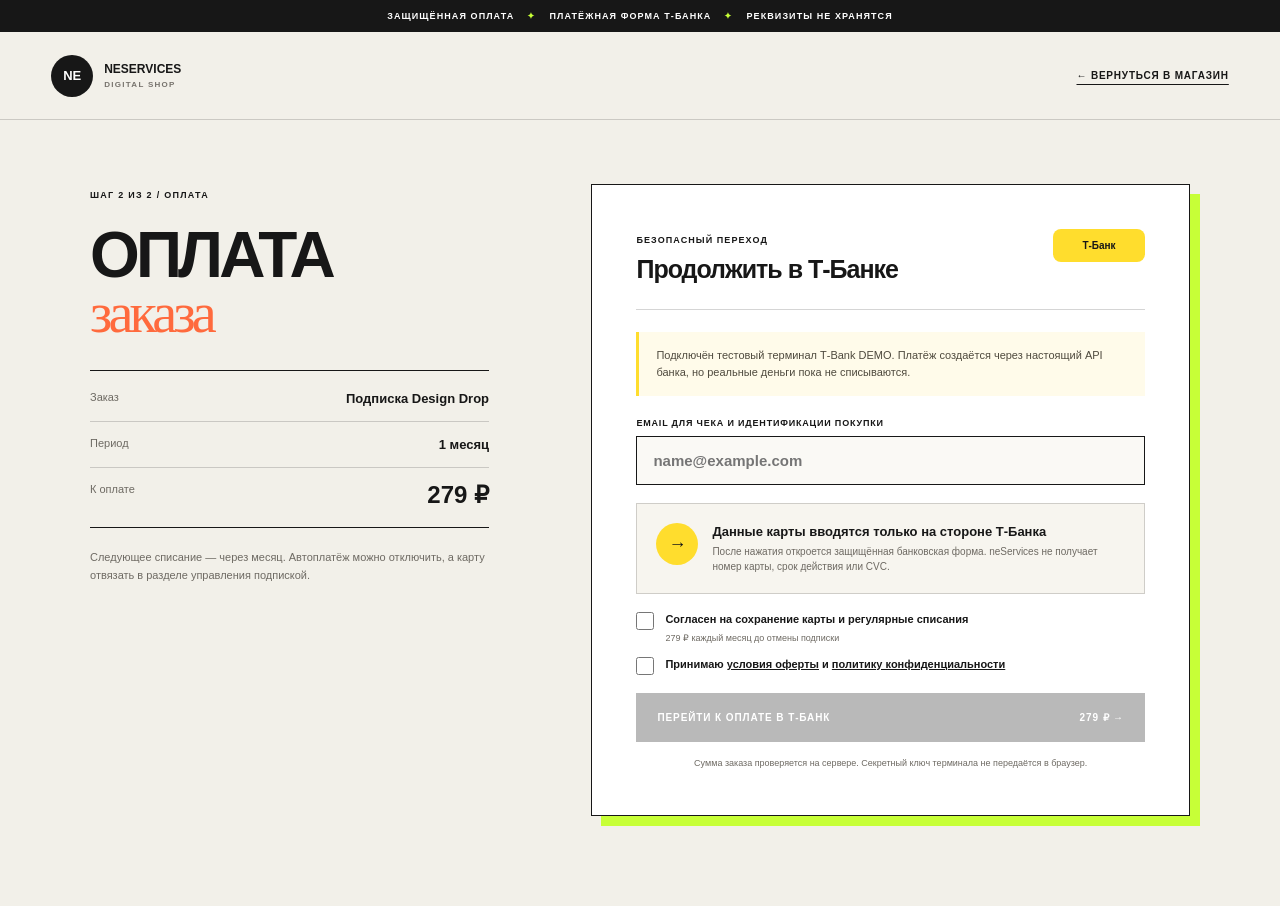
<file: checkout.html>
<!doctype html>
<html lang="ru">
  <head>
    <meta charset="UTF-8" />
    <meta name="viewport" content="width=device-width, initial-scale=1" />
    <link rel="icon" type="image/svg+xml" href="favicon.svg" />
    <meta
      name="description"
      content="Безопасная оплата заказа neServices через платёжную форму Т‑Банка."
    />
    <meta name="theme-color" content="#f2f0e9" />
    <title>Оплата заказа — neServices</title>
    <style>
      :root {
        font-family:
          -apple-system, BlinkMacSystemFont, "Segoe UI", Arial, sans-serif;
        color: #171717;
        background: #f2f0e9;
        --ink: #171717;
        --paper: #f2f0e9;
        --lime: #c7ff37;
        --yellow: #ffdd2d;
        --orange: #ff6a3d;
        --line: rgba(23, 23, 23, 0.18);
        --muted: #6e6a63;
      }
      * {
        box-sizing: border-box;
      }
      body {
        margin: 0;
        min-width: 320px;
        min-height: 100vh;
        background: var(--paper);
      }
      button,
      input {
        font: inherit;
      }
      button {
        cursor: pointer;
      }
      a {
        color: inherit;
      }
      .topline {
        min-height: 32px;
        padding: 8px 18px;
        display: flex;
        align-items: center;
        justify-content: center;
        gap: 13px;
        background: var(--ink);
        color: #fff;
        font-size: 9px;
        font-weight: 900;
        letter-spacing: 0.12em;
        text-transform: uppercase;
      }
      .topline b {
        color: var(--lime);
      }
      .header {
        height: 88px;
        padding: 0 clamp(20px, 4vw, 64px);
        display: flex;
        align-items: center;
        justify-content: space-between;
        border-bottom: 1px solid var(--line);
      }
      .brand {
        display: flex;
        align-items: center;
        gap: 11px;
        text-decoration: none;
        font-size: 12px;
        font-weight: 900;
        text-transform: uppercase;
      }
      .brand b {
        width: 42px;
        height: 42px;
        border-radius: 50%;
        display: grid;
        place-items: center;
        background: var(--ink);
        color: #fff;
        font:
          900 13px/1 "Arial Black",
          Arial,
          sans-serif;
      }
      .brand small {
        display: block;
        margin-top: 4px;
        color: #77736d;
        font-size: 8px;
        letter-spacing: 0.16em;
      }
      .back {
        font-size: 10px;
        font-weight: 900;
        letter-spacing: 0.08em;
        text-transform: uppercase;
        text-underline-offset: 5px;
      }
      .layout {
        width: min(1100px, calc(100% - 40px));
        margin: 0 auto;
        padding: 64px 0 90px;
        display: grid;
        grid-template-columns: 0.8fr 1.2fr;
        gap: clamp(42px, 8vw, 105px);
        align-items: start;
      }
      .summary {
        position: sticky;
        top: 30px;
      }
      .step {
        font-size: 9px;
        font-weight: 900;
        letter-spacing: 0.14em;
        text-transform: uppercase;
      }
      .summary h1 {
        margin: 24px 0 29px;
        font:
          900 clamp(45px, 5vw, 72px)/0.92 "Arial Black",
          Arial,
          sans-serif;
        letter-spacing: -0.06em;
        text-transform: uppercase;
      }
      .summary h1 em {
        display: block;
        color: var(--orange);
        font:
          400 0.88em/1 Georgia,
          serif;
        text-transform: lowercase;
      }
      .order {
        border-top: 1px solid var(--ink);
        border-bottom: 1px solid var(--ink);
        padding: 20px 0;
      }
      .order-line {
        display: flex;
        justify-content: space-between;
        gap: 20px;
      }
      .order-line + .order-line {
        margin-top: 15px;
        padding-top: 15px;
        border-top: 1px solid var(--line);
      }
      .order-line span {
        color: var(--muted);
        font-size: 11px;
      }
      .order-line strong {
        text-align: right;
        font-size: 13px;
      }
      .order-line.total strong {
        font:
          900 24px/1 "Arial Black",
          Arial,
          sans-serif;
      }
      .summary-note {
        color: var(--muted);
        font-size: 11px;
        line-height: 1.65;
        margin-top: 20px;
      }
      .panel {
        border: 1px solid var(--ink);
        padding: clamp(27px, 4vw, 44px);
        background: #fff;
        box-shadow: 10px 10px 0 var(--lime);
      }
      .panel-head {
        display: flex;
        justify-content: space-between;
        align-items: flex-start;
        gap: 20px;
        padding-bottom: 25px;
        border-bottom: 1px solid var(--line);
      }
      .panel-head span {
        font-size: 9px;
        font-weight: 900;
        letter-spacing: 0.12em;
        text-transform: uppercase;
      }
      .panel-head h2 {
        margin: 8px 0 0;
        font-size: 25px;
        letter-spacing: -0.04em;
      }
      .bank-badge {
        min-width: 92px;
        padding: 11px 12px;
        border-radius: 8px;
        background: var(--yellow);
        text-align: center;
        font-size: 10px;
        font-weight: 900;
        white-space: nowrap;
      }
      .test-note {
        margin: 22px 0;
        padding: 15px 17px;
        border-left: 3px solid var(--yellow);
        background: #fffbea;
        color: #4f4a3e;
        font-size: 11px;
        line-height: 1.55;
      }
      .checkout-form {
        display: grid;
        gap: 18px;
      }
      .field {
        display: flex;
        flex-direction: column;
        gap: 8px;
        font-size: 9px;
        font-weight: 900;
        letter-spacing: 0.09em;
        text-transform: uppercase;
      }
      .field input {
        border: 1px solid var(--ink);
        border-radius: 0;
        padding: 15px 16px;
        outline: 0;
        background: #faf9f5;
        font-size: 15px;
        text-transform: none;
      }
      .field input:focus {
        box-shadow: 0 0 0 3px var(--lime);
      }
      .bank-route {
        padding: 19px;
        display: grid;
        grid-template-columns: 42px 1fr;
        gap: 14px;
        border: 1px solid var(--line);
        background: #f7f5ef;
      }
      .bank-route b:first-child {
        width: 42px;
        height: 42px;
        border-radius: 50%;
        display: grid;
        place-items: center;
        background: var(--yellow);
        font-size: 18px;
      }
      .bank-route strong {
        display: block;
        margin: 1px 0 5px;
        font-size: 13px;
      }
      .bank-route p {
        margin: 0;
        color: var(--muted);
        font-size: 10px;
        line-height: 1.5;
      }
      .options {
        display: grid;
        gap: 12px;
      }
      .check {
        display: flex;
        align-items: flex-start;
        gap: 11px;
        cursor: pointer;
        font-size: 11px;
        font-weight: 700;
        line-height: 1.45;
      }
      .check input {
        width: 18px;
        height: 18px;
        margin: 0;
        flex: 0 0 auto;
        accent-color: var(--ink);
      }
      .check small {
        display: block;
        margin-top: 4px;
        color: var(--muted);
        font-size: 9px;
        font-weight: 500;
      }
      .pay-button {
        width: 100%;
        border: 1px solid var(--ink);
        padding: 18px 20px;
        display: flex;
        justify-content: space-between;
        align-items: center;
        background: var(--ink);
        color: #fff;
        font-size: 10px;
        font-weight: 900;
        letter-spacing: 0.09em;
        text-transform: uppercase;
      }
      .pay-button:disabled {
        cursor: not-allowed;
        opacity: 0.3;
      }
      .error {
        display: none;
        margin: 0;
        padding: 13px 15px;
        border-left: 3px solid #ba2c1d;
        background: #fff0ed;
        color: #8f2116;
        font-size: 10px;
        font-weight: 700;
        line-height: 1.5;
      }
      .error.is-visible {
        display: block;
      }
      .safety {
        margin: -3px 0 0;
        color: var(--muted);
        text-align: center;
        font-size: 9px;
        line-height: 1.55;
      }
      @media (max-width: 800px) {
        .layout {
          grid-template-columns: 1fr;
          padding-top: 44px;
        }
        .summary {
          position: static;
        }
        .summary h1 {
          font-size: 49px;
        }
        .panel {
          box-shadow: 6px 6px 0 var(--lime);
        }
      }
      @media (max-width: 480px) {
        .topline {
          gap: 7px;
          font-size: 7px;
        }
        .header {
          height: 74px;
        }
        .brand span {
          display: none;
        }
        .back {
          font-size: 8px;
        }
        .layout {
          width: min(100% - 28px, 1100px);
          padding-bottom: 60px;
        }
        .panel {
          padding: 22px;
        }
        .panel-head {
          align-items: flex-start;
          flex-direction: column-reverse;
        }
      }
    </style>
  </head>
  <body>
    <div class="topline">
      Защищённая оплата <b>✦</b> Платёжная форма Т‑Банка <b>✦</b>
      Реквизиты не хранятся
    </div>
    <header class="header">
      <a class="brand" href="./"
        ><b>ne</b><span>neServices<small>digital shop</small></span></a
      >
      <a class="back" href="./">← Вернуться в магазин</a>
    </header>

    <main class="layout">
      <aside class="summary">
        <span class="step" id="step-label">Шаг 2 из 2 / Оплата</span>
        <h1 id="page-title">Оплата<br /><em>заказа</em></h1>
        <div class="order">
          <div class="order-line">
            <span>Заказ</span><strong id="order-title">Design Drop</strong>
          </div>
          <div class="order-line">
            <span>Период</span><strong id="order-period">1 месяц</strong>
          </div>
          <div class="order-line total">
            <span>К оплате</span><strong id="order-amount">279 ₽</strong>
          </div>
        </div>
        <p class="summary-note" id="renewal-note">
          Следующее списание — через месяц. Автоплатёж можно отключить, а карту
          отвязать в разделе управления подпиской.
        </p>
      </aside>

      <section class="panel" aria-labelledby="payment-title">
        <div class="panel-head">
          <div>
            <span>Безопасный переход</span>
            <h2 id="payment-title">Продолжить в Т‑Банке</h2>
          </div>
          <b class="bank-badge">Т‑Банк</b>
        </div>
        <p class="test-note">
          Подключён тестовый терминал T‑Bank DEMO. Платёж создаётся через
          настоящий API банка, но реальные деньги пока не списываются.
        </p>
        <form class="checkout-form" id="checkout-form" novalidate>
          <label class="field">
            Email для чека и идентификации покупки
            <input
              id="email"
              type="email"
              autocomplete="email"
              maxlength="254"
              placeholder="name@example.com"
              required
            />
          </label>
          <div class="bank-route">
            <b>→</b>
            <div>
              <strong>Данные карты вводятся только на стороне Т‑Банка</strong>
              <p>
                После нажатия откроется защищённая банковская форма. neServices
                не получает номер карты, срок действия или CVC.
              </p>
            </div>
          </div>
          <div class="options">
            <label class="check" id="recurring-option">
              <input id="recurring-consent" type="checkbox" />
              <span
                >Согласен на сохранение карты и регулярные списания
                <small id="recurring-copy"
                  >279 ₽ каждый месяц до отмены подписки</small
                ></span
              >
            </label>
            <label class="check">
              <input id="terms-consent" type="checkbox" />
              <span
                >Принимаю <a href="offer.html">условия оферты</a> и
                <a href="privacy.html">политику конфиденциальности</a></span
              >
            </label>
          </div>
          <p class="error" id="error" role="alert"></p>
          <button class="pay-button" id="pay-button" type="submit" disabled>
            <span id="button-label">Перейти к оплате в Т‑Банк</span>
            <strong id="button-amount">279 ₽ →</strong>
          </button>
          <p class="safety">
            Сумма заказа проверяется на сервере. Секретный ключ терминала не
            передаётся в браузер.
          </p>
        </form>
      </section>
    </main>

    <script>
      const params = new URLSearchParams(window.location.search);
      const mode = params.get("mode");
      const plan = params.get("plan") || "month";
      const isBinding = mode === "bind";
      const isCart = params.get("type") === "cart";
      const money = (value) =>
        `${new Intl.NumberFormat("ru-RU").format(value)} ₽`;

      let storedOrder = {};
      if (isCart) {
        try {
          storedOrder = JSON.parse(
            localStorage.getItem("neservices-checkout-order") ||
              localStorage.getItem("tovmasiani-checkout-order") ||
              "{}",
          );
        } catch {
          storedOrder = {};
        }
      }

      const getProductIds = () => {
        if (Array.isArray(storedOrder.productIds) && storedOrder.productIds.length > 0) {
          return storedOrder.productIds;
        }
        if (typeof storedOrder.productId === "string" && storedOrder.productId) {
          return [storedOrder.productId];
        }
        return ["brand-check"];
      };

      const order = isBinding
        ? {
            type: "bind",
            title: "Привязка новой карты",
            period: "Проверочный платёж",
            amount: 1,
          }
        : isCart
          ? {
              type: "cart",
              title: storedOrder.title || "Цифровые товары",
              period: "Разовая покупка",
              amount: Number(storedOrder.amount) || 279,
              productIds: getProductIds(),
            }
          : {
              type: "subscription",
              title: "Подписка Design Drop",
              period: plan === "year" ? "12 месяцев" : "1 месяц",
              amount: plan === "year" ? 1790 : 279,
              plan,
            };

      const email = document.querySelector("#email");
      const recurringOption = document.querySelector("#recurring-option");
      const recurringConsent = document.querySelector("#recurring-consent");
      const termsConsent = document.querySelector("#terms-consent");
      const form = document.querySelector("#checkout-form");
      const payButton = document.querySelector("#pay-button");
      const buttonLabel = document.querySelector("#button-label");
      const errorBox = document.querySelector("#error");

      document.querySelector("#order-title").textContent = order.title;
      document.querySelector("#order-period").textContent = order.period;
      document.querySelector("#order-amount").textContent = money(order.amount);
      document.querySelector("#button-amount").textContent =
        `${money(order.amount)} →`;
      email.value = storedOrder.email || "";

      if (isBinding) {
        document.querySelector("#step-label").textContent =
          "Способ оплаты / Новая карта";
        document.querySelector("#page-title").innerHTML =
          "Привязка<br><em>карты</em>";
        document.querySelector("#payment-title").textContent =
          "Привязать карту в Т‑Банке";
        document.querySelector("#renewal-note").textContent =
          "Т‑Банк проведёт проверочную операцию на 1 ₽ в тестовом режиме и сохранит карту для автоплатежей.";
        document.querySelector("#recurring-copy").textContent =
          "Использовать новую карту для автоплатежей Design Drop";
      } else if (isCart) {
        recurringOption.hidden = true;
        document.querySelector("#renewal-note").textContent =
          "Разовый платёж за выбранные цифровые товары через защищённую форму Т‑Банка.";
      } else if (plan === "year") {
        document.querySelector("#recurring-copy").textContent =
          "1 790 ₽ один раз в год до отмены подписки";
      }

      const isEmailValid = () =>
        /^[^\s@]+@[^\s@]+\.[^\s@]+$/.test(email.value.trim());
      const isReady = () =>
        isEmailValid() &&
        termsConsent.checked &&
        (recurringOption.hidden || recurringConsent.checked) &&
        (!isCart || (order.productIds && order.productIds.length > 0));
      const update = () => {
        payButton.disabled = !isReady();
        errorBox.classList.remove("is-visible");
      };
      [email, recurringConsent, termsConsent].forEach((element) =>
        element.addEventListener("input", update),
      );

      form.addEventListener("submit", async (event) => {
        event.preventDefault();
        if (!isReady()) return;
        payButton.disabled = true;
        buttonLabel.textContent = "Создаём платёж…";
        errorBox.classList.remove("is-visible");

        const apiUrl = window.location.hostname.endsWith("github.io")
          ? "https://store.tovmasiani.ru/api/tbank/init"
          : "/api/tbank/init";

        try {
          const response = await fetch(apiUrl, {
            method: "POST",
            headers: { "content-type": "application/json" },
            body: JSON.stringify({
              type: order.type,
              plan: order.plan,
              productIds: order.productIds,
              email: email.value.trim(),
            }),
          });
          const result = await response.json();
          if (!response.ok || !result.paymentUrl) {
            throw new Error(result.error || "Не удалось создать платёж");
          }
          window.location.assign(result.paymentUrl);
        } catch (error) {
          errorBox.textContent =
            error.message ||
            "Не удалось связаться с банком. Попробуйте ещё раз.";
          errorBox.classList.add("is-visible");
          payButton.disabled = false;
          buttonLabel.textContent = "Перейти к оплате в Т‑Банк";
        }
      });
      update();
    </script>
  </body>
</html>
</file>
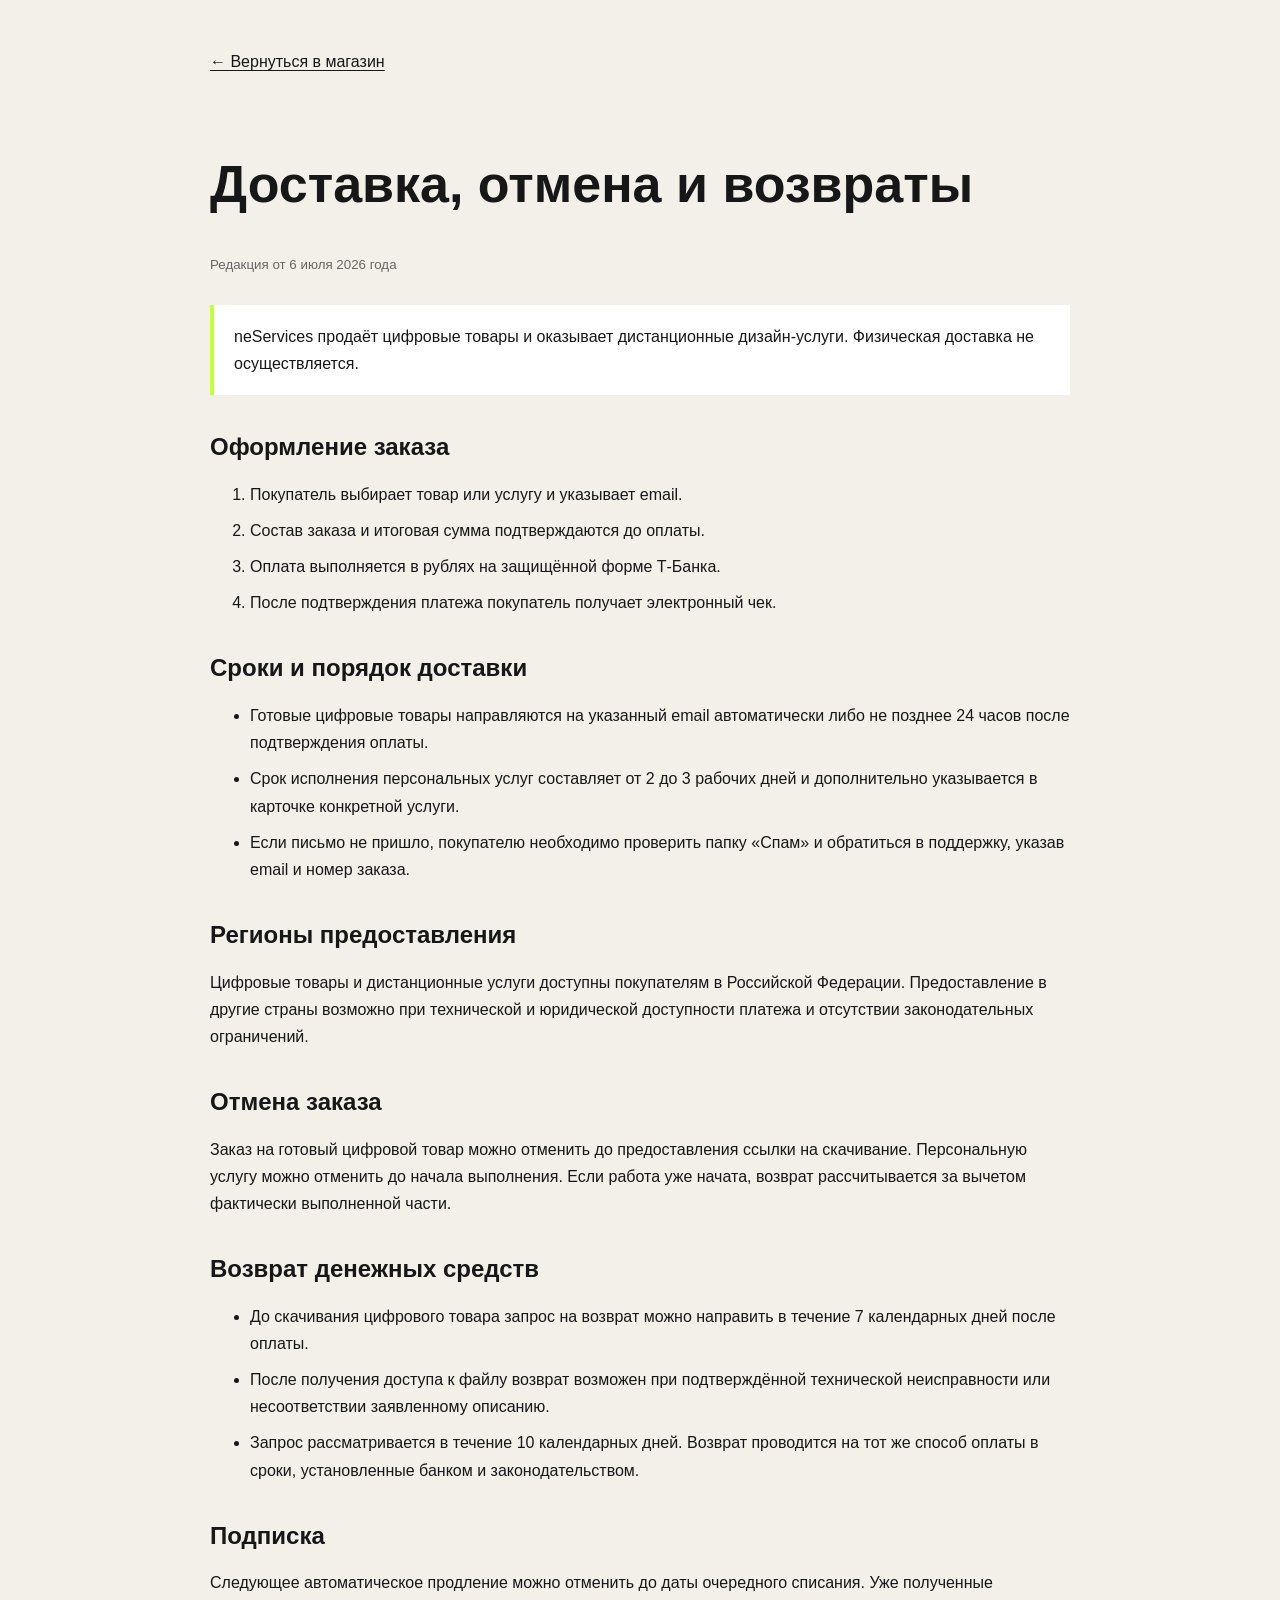
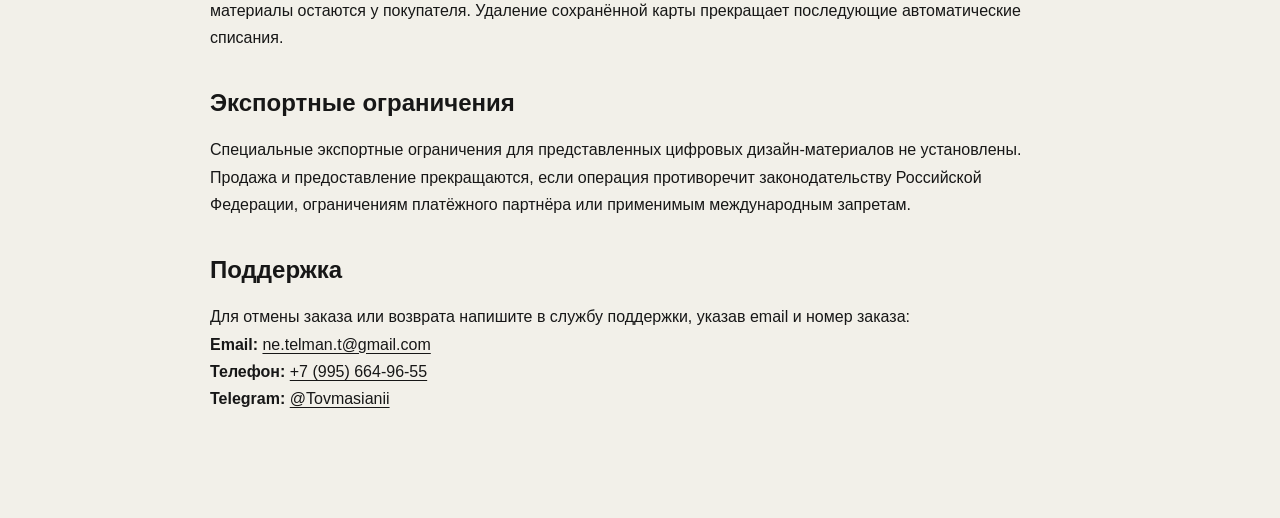
<file: delivery.html>
<!doctype html>
<html lang="ru">
  <head>
    <meta charset="UTF-8" />
    <meta name="viewport" content="width=device-width,initial-scale=1" />
    <link rel="icon" type="image/svg+xml" href="favicon.svg" />
    <title>Доставка, отмена и возвраты — neServices</title>
    <style>
      body {
        max-width: 860px;
        margin: 0 auto;
        padding: 48px 24px 90px;
        background: #f2f0e9;
        color: #171717;
        font:
          16px/1.7 Arial,
          sans-serif;
      }
      h1,
      h2 {
        line-height: 1.15;
      }
      h1 {
        font-size: clamp(36px, 7vw, 52px);
      }
      h2 {
        margin-top: 38px;
      }
      a {
        color: inherit;
        text-underline-offset: 3px;
      }
      .back {
        display: inline-block;
        margin-bottom: 45px;
      }
      small {
        color: #666;
      }
      .notice {
        margin: 28px 0;
        padding: 18px 20px;
        border-left: 4px solid #c7ff37;
        background: #fff;
      }
      li {
        margin: 9px 0;
      }
    </style>
  </head>
  <body>
    <a class="back" href="./">← Вернуться в магазин</a>
    <h1>Доставка, отмена и возвраты</h1>
    <small>Редакция от 6 июля 2026 года</small>
    <p class="notice">
      neServices продаёт цифровые товары и оказывает дистанционные
      дизайн-услуги. Физическая доставка не осуществляется.
    </p>
    <h2>Оформление заказа</h2>
    <ol>
      <li>Покупатель выбирает товар или услугу и указывает email.</li>
      <li>Состав заказа и итоговая сумма подтверждаются до оплаты.</li>
      <li>Оплата выполняется в рублях на защищённой форме Т‑Банка.</li>
      <li>После подтверждения платежа покупатель получает электронный чек.</li>
    </ol>
    <h2>Сроки и порядок доставки</h2>
    <ul>
      <li>
        Готовые цифровые товары направляются на указанный email автоматически
        либо не позднее 24 часов после подтверждения оплаты.
      </li>
      <li>
        Срок исполнения персональных услуг составляет от 2 до 3 рабочих дней и
        дополнительно указывается в карточке конкретной услуги.
      </li>
      <li>
        Если письмо не пришло, покупателю необходимо проверить папку «Спам» и
        обратиться в поддержку, указав email и номер заказа.
      </li>
    </ul>
    <h2>Регионы предоставления</h2>
    <p>
      Цифровые товары и дистанционные услуги доступны покупателям в Российской
      Федерации. Предоставление в другие страны возможно при технической и
      юридической доступности платежа и отсутствии законодательных ограничений.
    </p>
    <h2>Отмена заказа</h2>
    <p>
      Заказ на готовый цифровой товар можно отменить до предоставления ссылки на
      скачивание. Персональную услугу можно отменить до начала выполнения. Если
      работа уже начата, возврат рассчитывается за вычетом фактически
      выполненной части.
    </p>
    <h2>Возврат денежных средств</h2>
    <ul>
      <li>
        До скачивания цифрового товара запрос на возврат можно направить в
        течение 7 календарных дней после оплаты.
      </li>
      <li>
        После получения доступа к файлу возврат возможен при подтверждённой
        технической неисправности или несоответствии заявленному описанию.
      </li>
      <li>
        Запрос рассматривается в течение 10 календарных дней. Возврат проводится
        на тот же способ оплаты в сроки, установленные банком и
        законодательством.
      </li>
    </ul>
    <h2>Подписка</h2>
    <p>
      Следующее автоматическое продление можно отменить до даты очередного
      списания. Уже полученные материалы остаются у покупателя. Удаление
      сохранённой карты прекращает последующие автоматические списания.
    </p>
    <h2>Экспортные ограничения</h2>
    <p>
      Специальные экспортные ограничения для представленных цифровых
      дизайн-материалов не установлены. Продажа и предоставление прекращаются,
      если операция противоречит законодательству Российской Федерации,
      ограничениям платёжного партнёра или применимым международным запретам.
    </p>
    <h2>Поддержка</h2>
    <p>
      Для отмены заказа или возврата напишите в службу поддержки, указав email и номер заказа:<br />
      <strong>Email:</strong> <a href="mailto:ne.telman.t@gmail.com">ne.telman.t@gmail.com</a><br />
      <strong>Телефон:</strong> <a href="tel:+79956649655">+7 (995) 664-96-55</a><br />
      <strong>Telegram:</strong> <a href="https://t.me/Tovmasianii">@Tovmasianii</a>
    </p>
  </body>
</html>
</file>
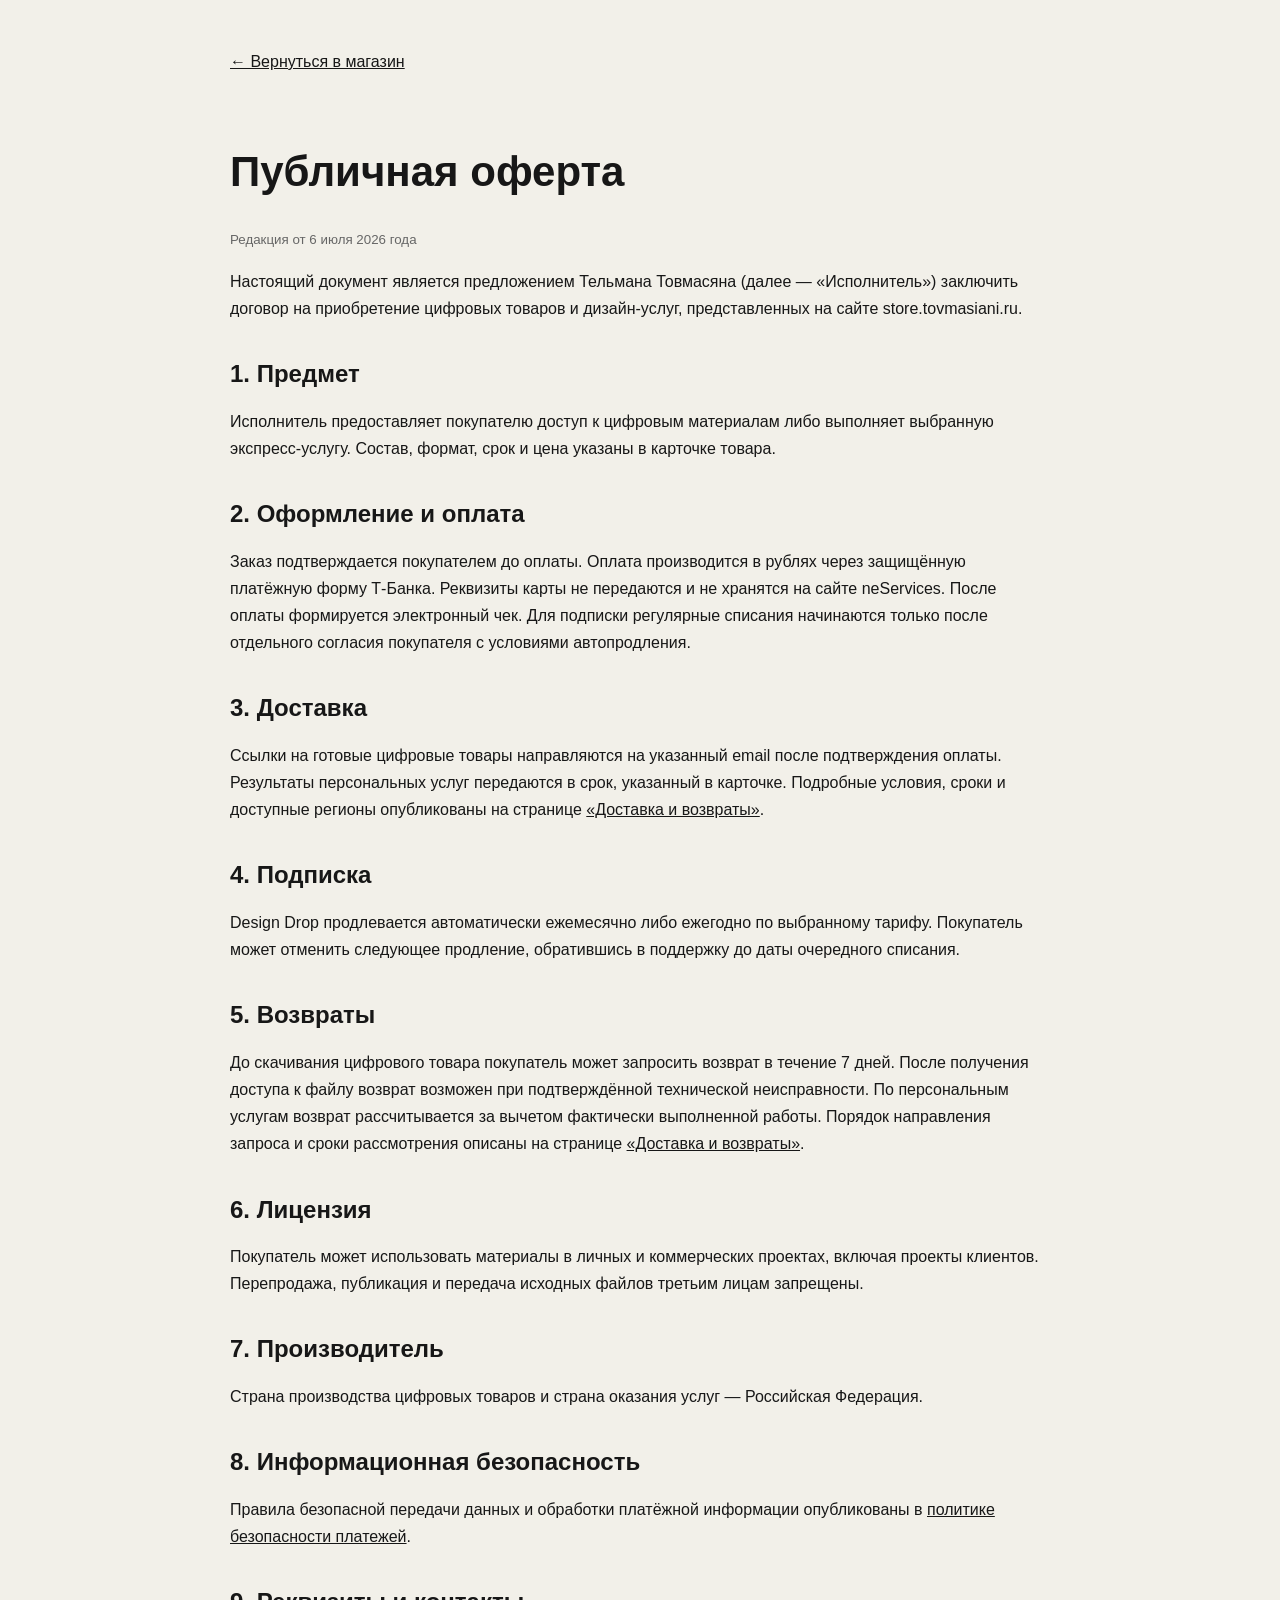
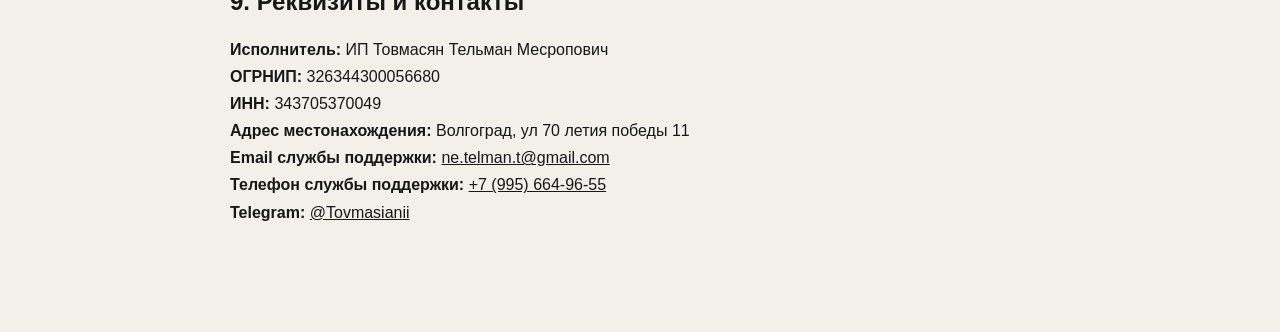
<file: offer.html>
<!doctype html>
<html lang="ru">
  <head>
    <meta charset="UTF-8" />
    <meta name="viewport" content="width=device-width,initial-scale=1" />
    <title>Публичная оферта — neServices</title>
    <style>
      body {
        max-width: 820px;
        margin: 0 auto;
        padding: 48px 24px 90px;
        background: #f2f0e9;
        color: #171717;
        font:
          16px/1.7 Arial,
          sans-serif;
      }
      h1,
      h2 {
        line-height: 1.15;
      }
      h1 {
        font-size: 42px;
      }
      h2 {
        margin-top: 38px;
      }
      a {
        color: inherit;
      }
      .back {
        display: inline-block;
        margin-bottom: 45px;
      }
      small {
        color: #666;
      }
    </style>
  </head>
  <body>
    <a class="back" href="./">← Вернуться в магазин</a>
    <h1>Публичная оферта</h1>
    <small>Редакция от 6 июля 2026 года</small>
    <p>
      Настоящий документ является предложением Тельмана Товмасяна (далее —
      «Исполнитель») заключить договор на приобретение цифровых товаров и
      дизайн-услуг, представленных на сайте store.tovmasiani.ru.
    </p>
    <h2>1. Предмет</h2>
    <p>
      Исполнитель предоставляет покупателю доступ к цифровым материалам либо
      выполняет выбранную экспресс-услугу. Состав, формат, срок и цена указаны в
      карточке товара.
    </p>
    <h2>2. Оформление и оплата</h2>
    <p>
      Заказ подтверждается покупателем до оплаты. Оплата производится в рублях
      через защищённую платёжную форму Т‑Банка. Реквизиты карты не передаются и
      не хранятся на сайте neServices. После оплаты формируется электронный чек.
      Для подписки регулярные списания начинаются только после отдельного
      согласия покупателя с условиями автопродления.
    </p>
    <h2>3. Доставка</h2>
    <p>
      Ссылки на готовые цифровые товары направляются на указанный email после
      подтверждения оплаты. Результаты персональных услуг передаются в срок,
      указанный в карточке. Подробные условия, сроки и доступные регионы
      опубликованы на странице
      <a href="delivery.html">«Доставка и возвраты»</a>.
    </p>
    <h2>4. Подписка</h2>
    <p>
      Design Drop продлевается автоматически ежемесячно либо ежегодно по
      выбранному тарифу. Покупатель может отменить следующее продление,
      обратившись в поддержку до даты очередного списания.
    </p>
    <h2>5. Возвраты</h2>
    <p>
      До скачивания цифрового товара покупатель может запросить возврат в
      течение 7 дней. После получения доступа к файлу возврат возможен при
      подтверждённой технической неисправности. По персональным услугам возврат
      рассчитывается за вычетом фактически выполненной работы. Порядок
      направления запроса и сроки рассмотрения описаны на странице
      <a href="delivery.html">«Доставка и возвраты»</a>.
    </p>
    <h2>6. Лицензия</h2>
    <p>
      Покупатель может использовать материалы в личных и коммерческих проектах,
      включая проекты клиентов. Перепродажа, публикация и передача исходных
      файлов третьим лицам запрещены.
    </p>
    <h2>7. Производитель</h2>
    <p>
      Страна производства цифровых товаров и страна оказания услуг — Российская
      Федерация.
    </p>
    <h2>8. Информационная безопасность</h2>
    <p>
      Правила безопасной передачи данных и обработки платёжной информации
      опубликованы в <a href="security.html">политике безопасности платежей</a>.
    </p>
    <h2>9. Реквизиты и контакты</h2>
    <p>
      <strong>Исполнитель:</strong> ИП Товмасян Тельман Месропович<br />
      <strong>ОГРНИП:</strong> 326344300056680<br />
      <strong>ИНН:</strong> 343705370049<br />
      <strong>Адрес местонахождения:</strong> Волгоград, ул 70 летия победы 11<br />
      <strong>Email службы поддержки:</strong> <a href="mailto:ne.telman.t@gmail.com">ne.telman.t@gmail.com</a><br />
      <strong>Телефон службы поддержки:</strong> <a href="tel:+79956649655">+7 (995) 664-96-55</a><br />
      <strong>Telegram:</strong> <a href="https://t.me/Tovmasianii">@Tovmasianii</a>
    </p>
  </body>
</html>
</file>
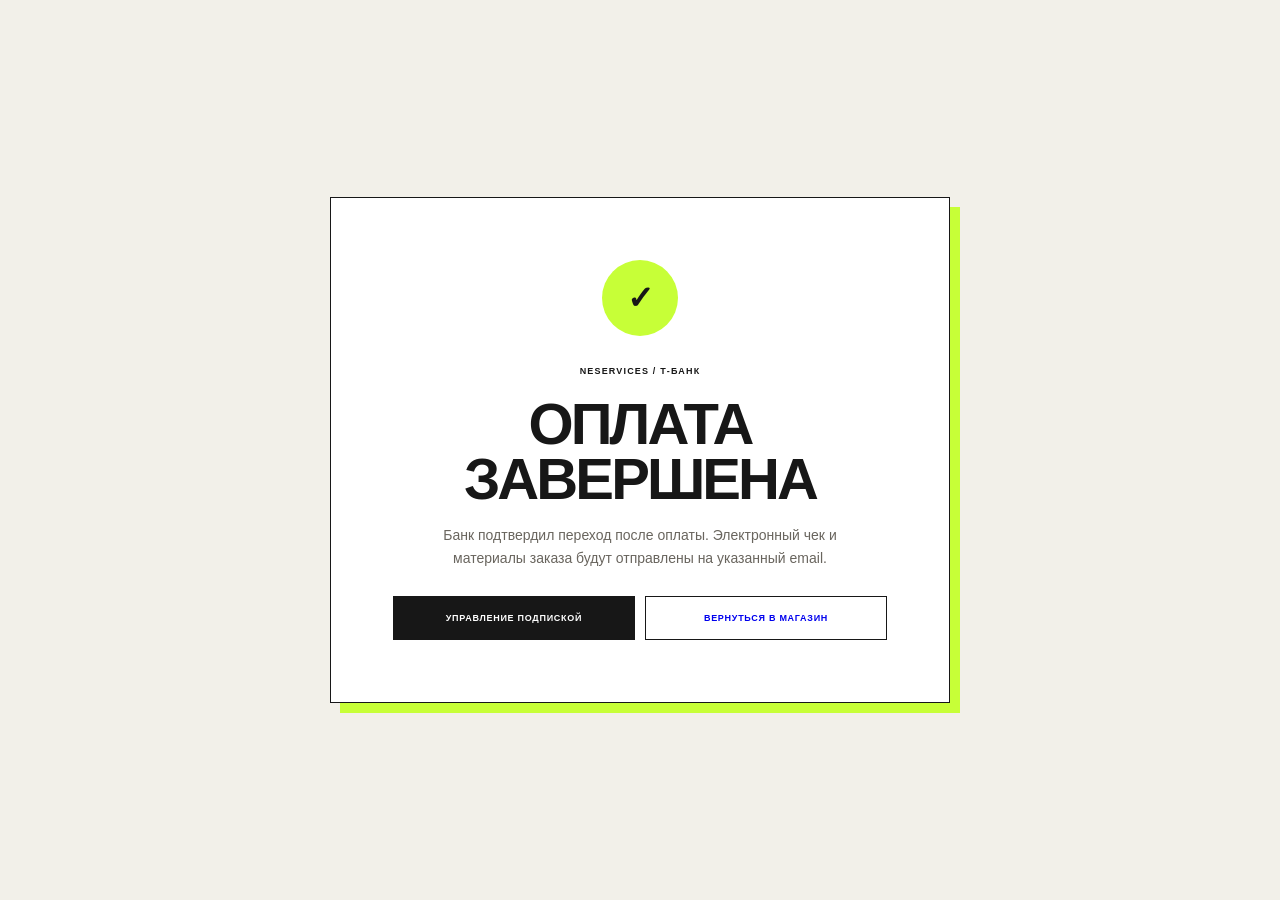
<file: payment-result.html>
<!doctype html>
<html lang="ru">
  <head>
    <meta charset="UTF-8" />
    <meta name="viewport" content="width=device-width, initial-scale=1" />
    <link rel="icon" type="image/svg+xml" href="favicon.svg" />
    <meta name="theme-color" content="#f2f0e9" />
    <title>Результат оплаты — neServices</title>
    <style>
      :root {
        font-family:
          -apple-system, BlinkMacSystemFont, "Segoe UI", Arial, sans-serif;
        color: #171717;
        background: #f2f0e9;
        --ink: #171717;
        --lime: #c7ff37;
        --orange: #ff6a3d;
      }
      * {
        box-sizing: border-box;
      }
      body {
        margin: 0;
        min-width: 320px;
        min-height: 100vh;
        display: grid;
        place-items: center;
        padding: 24px;
        background: #f2f0e9;
      }
      .card {
        width: min(620px, 100%);
        padding: clamp(30px, 6vw, 62px);
        border: 1px solid var(--ink);
        background: #fff;
        box-shadow: 10px 10px 0 var(--lime);
        text-align: center;
      }
      .icon {
        width: 76px;
        height: 76px;
        margin: 0 auto 24px;
        border-radius: 50%;
        display: grid;
        place-items: center;
        background: var(--lime);
        font-size: 32px;
        font-weight: 900;
      }
      .icon.fail {
        background: #ffd9d1;
        color: #9c2114;
      }
      .eyebrow {
        font-size: 9px;
        font-weight: 900;
        letter-spacing: 0.13em;
        text-transform: uppercase;
      }
      h1 {
        margin: 18px 0;
        font:
          900 clamp(36px, 7vw, 58px)/0.95 "Arial Black",
          Arial,
          sans-serif;
        letter-spacing: -0.05em;
        text-transform: uppercase;
      }
      p {
        max-width: 460px;
        margin: 0 auto 26px;
        color: #69655e;
        font-size: 14px;
        line-height: 1.65;
      }
      .order {
        display: block;
        margin-bottom: 25px;
        color: #77736c;
        font-size: 10px;
      }
      .actions {
        display: grid;
        grid-template-columns: 1fr 1fr;
        gap: 10px;
      }
      .actions a {
        padding: 16px;
        border: 1px solid var(--ink);
        text-decoration: none;
        font-size: 9px;
        font-weight: 900;
        letter-spacing: 0.08em;
        text-transform: uppercase;
      }
      .actions a:first-child {
        background: var(--ink);
        color: #fff;
      }
      @media (max-width: 520px) {
        .actions {
          grid-template-columns: 1fr;
        }
        .card {
          box-shadow: 6px 6px 0 var(--lime);
        }
      }
    </style>
  </head>
  <body>
    <main class="card">
      <div class="icon" id="icon">✓</div>
      <span class="eyebrow">neServices / T‑Банк</span>
      <h1 id="title">Оплата завершена</h1>
      <p id="copy">
        Банк подтвердил переход после оплаты. Электронный чек и материалы заказа
        будут отправлены на указанный email.
      </p>
      <span class="order" id="order"></span>
      <div class="actions">
        <a href="subscription.html">Управление подпиской</a>
        <a href="./">Вернуться в магазин</a>
      </div>
    </main>
    <script>
      const params = new URLSearchParams(window.location.search);
      const failed = params.get("status") === "fail";
      const order = params.get("order");
      if (failed) {
        document.querySelector("#icon").textContent = "!";
        document.querySelector("#icon").classList.add("fail");
        document.querySelector("#title").textContent = "Оплата не прошла";
        document.querySelector("#copy").textContent =
          "Банк не подтвердил платёж. Деньги не списаны. Вернитесь в магазин и попробуйте ещё раз или выберите другой способ оплаты.";
      }
      if (order) {
        document.querySelector("#order").textContent = `Заказ: ${order}`;
      }
    </script>
  </body>
</html>
</file>
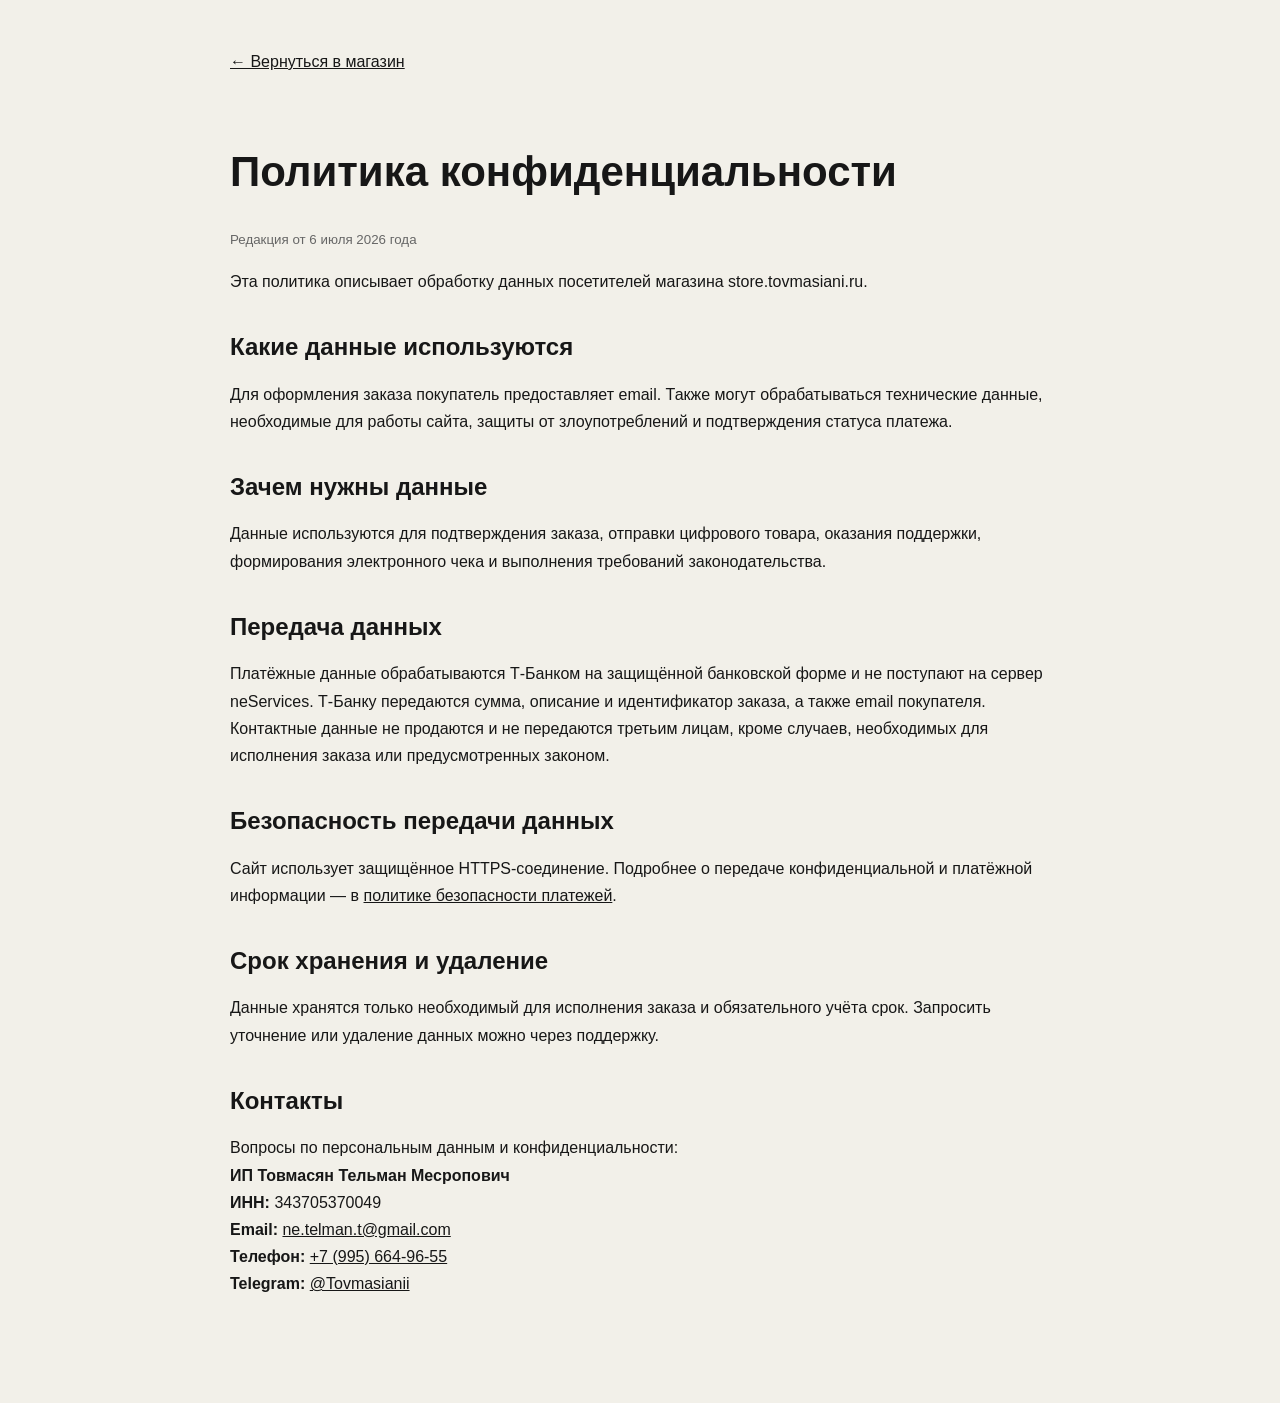
<file: privacy.html>
<!doctype html>
<html lang="ru">
  <head>
    <meta charset="UTF-8" />
    <meta name="viewport" content="width=device-width,initial-scale=1" />
    <title>Политика конфиденциальности — neServices</title>
    <style>
      body {
        max-width: 820px;
        margin: 0 auto;
        padding: 48px 24px 90px;
        background: #f2f0e9;
        color: #171717;
        font:
          16px/1.7 Arial,
          sans-serif;
      }
      h1,
      h2 {
        line-height: 1.15;
      }
      h1 {
        font-size: 42px;
      }
      h2 {
        margin-top: 38px;
      }
      a {
        color: inherit;
      }
      .back {
        display: inline-block;
        margin-bottom: 45px;
      }
      small {
        color: #666;
      }
    </style>
  </head>
  <body>
    <a class="back" href="./">← Вернуться в магазин</a>
    <h1>Политика конфиденциальности</h1>
    <small>Редакция от 6 июля 2026 года</small>
    <p>
      Эта политика описывает обработку данных посетителей магазина
      store.tovmasiani.ru.
    </p>
    <h2>Какие данные используются</h2>
    <p>
      Для оформления заказа покупатель предоставляет email. Также могут
      обрабатываться технические данные, необходимые для работы сайта, защиты от
      злоупотреблений и подтверждения статуса платежа.
    </p>
    <h2>Зачем нужны данные</h2>
    <p>
      Данные используются для подтверждения заказа, отправки цифрового товара,
      оказания поддержки, формирования электронного чека и выполнения требований
      законодательства.
    </p>
    <h2>Передача данных</h2>
    <p>
      Платёжные данные обрабатываются Т‑Банком на защищённой банковской форме и
      не поступают на сервер neServices. Т‑Банку передаются сумма, описание и
      идентификатор заказа, а также email покупателя. Контактные данные не
      продаются и не передаются третьим лицам, кроме случаев, необходимых для
      исполнения заказа или предусмотренных законом.
    </p>
    <h2>Безопасность передачи данных</h2>
    <p>
      Сайт использует защищённое HTTPS-соединение. Подробнее о передаче
      конфиденциальной и платёжной информации — в
      <a href="security.html">политике безопасности платежей</a>.
    </p>
    <h2>Срок хранения и удаление</h2>
    <p>
      Данные хранятся только необходимый для исполнения заказа и обязательного
      учёта срок. Запросить уточнение или удаление данных можно через поддержку.
    </p>
    <h2>Контакты</h2>
    <p>
      Вопросы по персональным данным и конфиденциальности:<br />
      <strong>ИП Товмасян Тельман Месропович</strong><br />
      <strong>ИНН:</strong> 343705370049<br />
      <strong>Email:</strong> <a href="mailto:ne.telman.t@gmail.com">ne.telman.t@gmail.com</a><br />
      <strong>Телефон:</strong> <a href="tel:+79956649655">+7 (995) 664-96-55</a><br />
      <strong>Telegram:</strong> <a href="https://t.me/Tovmasianii">@Tovmasianii</a>
    </p>
  </body>
</html>
</file>
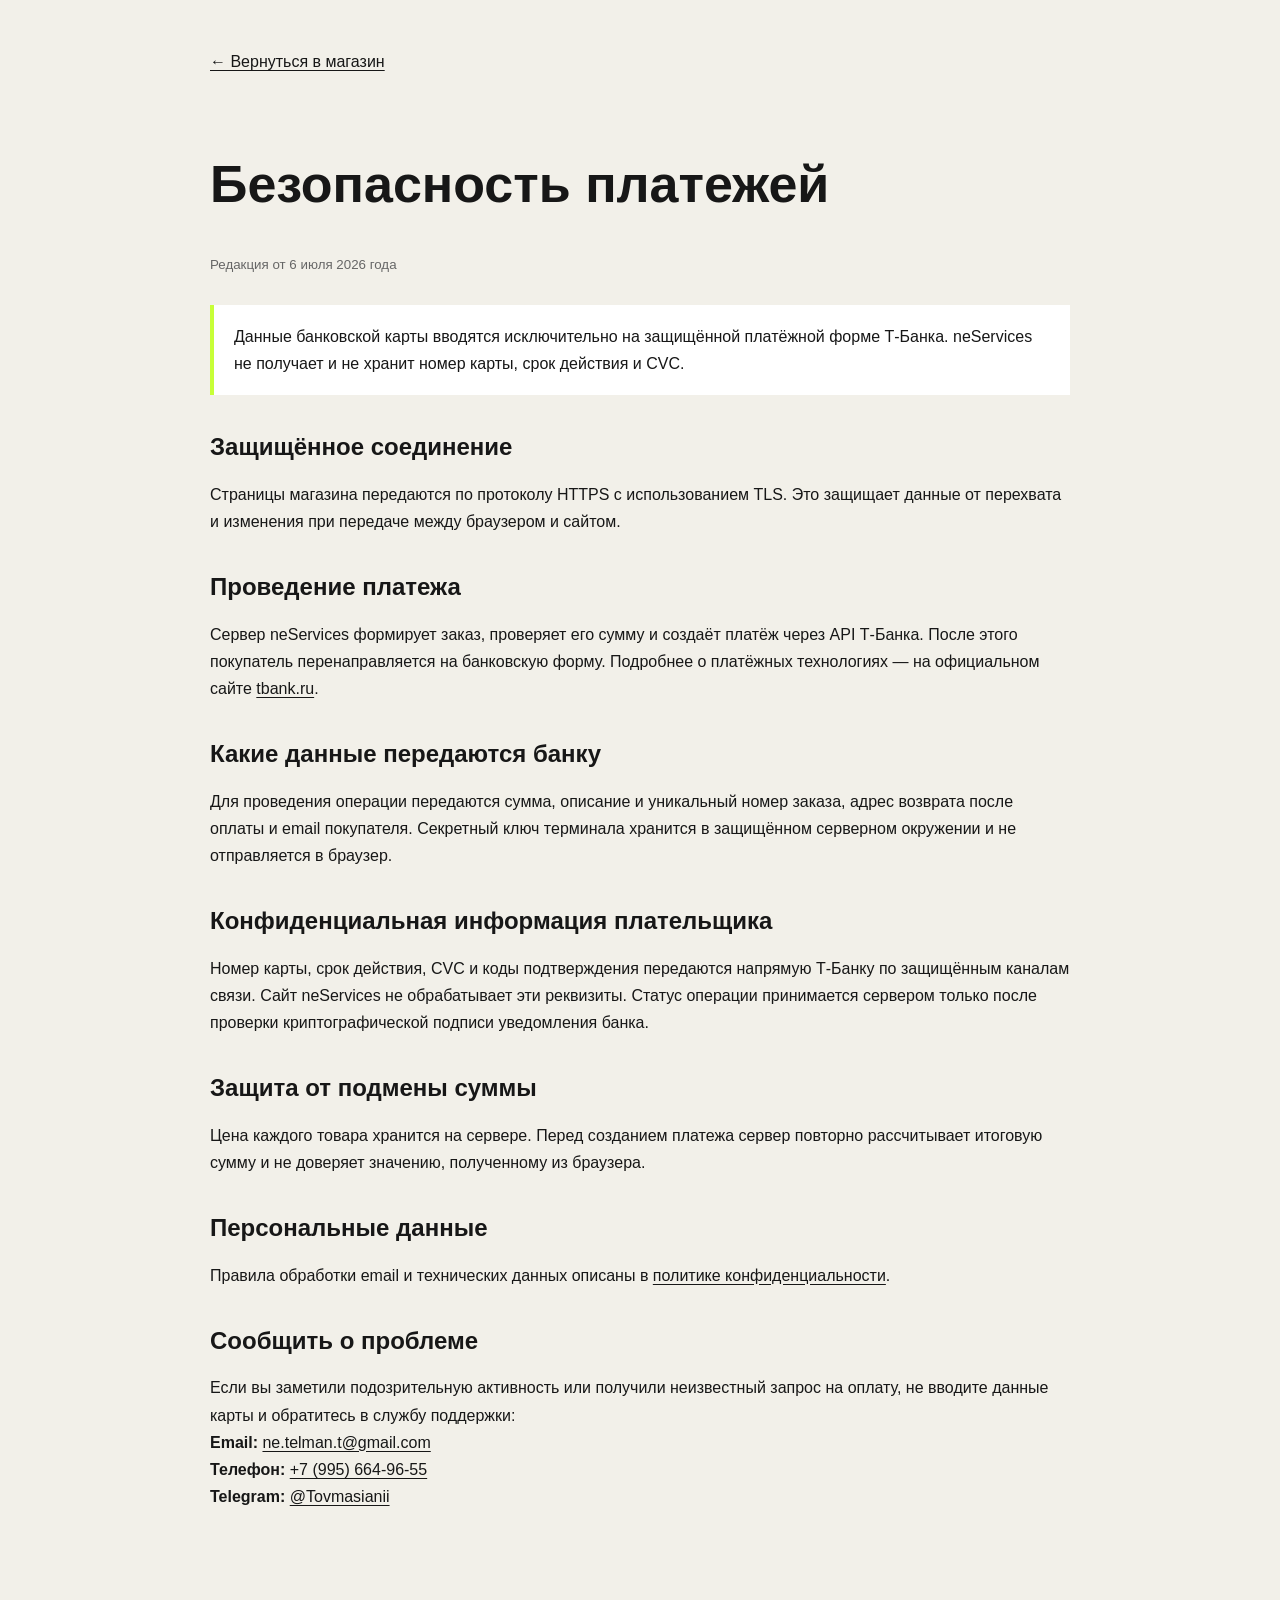
<file: security.html>
<!doctype html>
<html lang="ru">
  <head>
    <meta charset="UTF-8" />
    <meta name="viewport" content="width=device-width,initial-scale=1" />
    <link rel="icon" type="image/svg+xml" href="favicon.svg" />
    <title>Безопасность платежей — neServices</title>
    <style>
      body {
        max-width: 860px;
        margin: 0 auto;
        padding: 48px 24px 90px;
        background: #f2f0e9;
        color: #171717;
        font:
          16px/1.7 Arial,
          sans-serif;
      }
      h1,
      h2 {
        line-height: 1.15;
      }
      h1 {
        font-size: clamp(36px, 7vw, 52px);
      }
      h2 {
        margin-top: 38px;
      }
      a {
        color: inherit;
        text-underline-offset: 3px;
      }
      .back {
        display: inline-block;
        margin-bottom: 45px;
      }
      small {
        color: #666;
      }
      .notice {
        margin: 28px 0;
        padding: 18px 20px;
        border-left: 4px solid #c7ff37;
        background: #fff;
      }
    </style>
  </head>
  <body>
    <a class="back" href="./">← Вернуться в магазин</a>
    <h1>Безопасность платежей</h1>
    <small>Редакция от 6 июля 2026 года</small>
    <p class="notice">
      Данные банковской карты вводятся исключительно на защищённой платёжной
      форме Т‑Банка. neServices не получает и не хранит номер карты, срок
      действия и CVC.
    </p>
    <h2>Защищённое соединение</h2>
    <p>
      Страницы магазина передаются по протоколу HTTPS с использованием TLS. Это
      защищает данные от перехвата и изменения при передаче между браузером и
      сайтом.
    </p>
    <h2>Проведение платежа</h2>
    <p>
      Сервер neServices формирует заказ, проверяет его сумму и создаёт платёж
      через API Т‑Банка. После этого покупатель перенаправляется на банковскую
      форму. Подробнее о платёжных технологиях — на официальном сайте
      <a href="https://www.tbank.ru/">tbank.ru</a>.
    </p>
    <h2>Какие данные передаются банку</h2>
    <p>
      Для проведения операции передаются сумма, описание и уникальный номер
      заказа, адрес возврата после оплаты и email покупателя. Секретный ключ
      терминала хранится в защищённом серверном окружении и не отправляется в
      браузер.
    </p>
    <h2>Конфиденциальная информация плательщика</h2>
    <p>
      Номер карты, срок действия, CVC и коды подтверждения передаются напрямую
      Т‑Банку по защищённым каналам связи. Сайт neServices не обрабатывает эти
      реквизиты. Статус операции принимается сервером только после проверки
      криптографической подписи уведомления банка.
    </p>
    <h2>Защита от подмены суммы</h2>
    <p>
      Цена каждого товара хранится на сервере. Перед созданием платежа сервер
      повторно рассчитывает итоговую сумму и не доверяет значению, полученному
      из браузера.
    </p>
    <h2>Персональные данные</h2>
    <p>
      Правила обработки email и технических данных описаны в
      <a href="privacy.html">политике конфиденциальности</a>.
    </p>
    <h2>Сообщить о проблеме</h2>
    <p>
      Если вы заметили подозрительную активность или получили неизвестный запрос
      на оплату, не вводите данные карты и обратитесь в службу поддержки:<br />
      <strong>Email:</strong> <a href="mailto:ne.telman.t@gmail.com">ne.telman.t@gmail.com</a><br />
      <strong>Телефон:</strong> <a href="tel:+79956649655">+7 (995) 664-96-55</a><br />
      <strong>Telegram:</strong> <a href="https://t.me/Tovmasianii">@Tovmasianii</a>
    </p>
  </body>
</html>
</file>
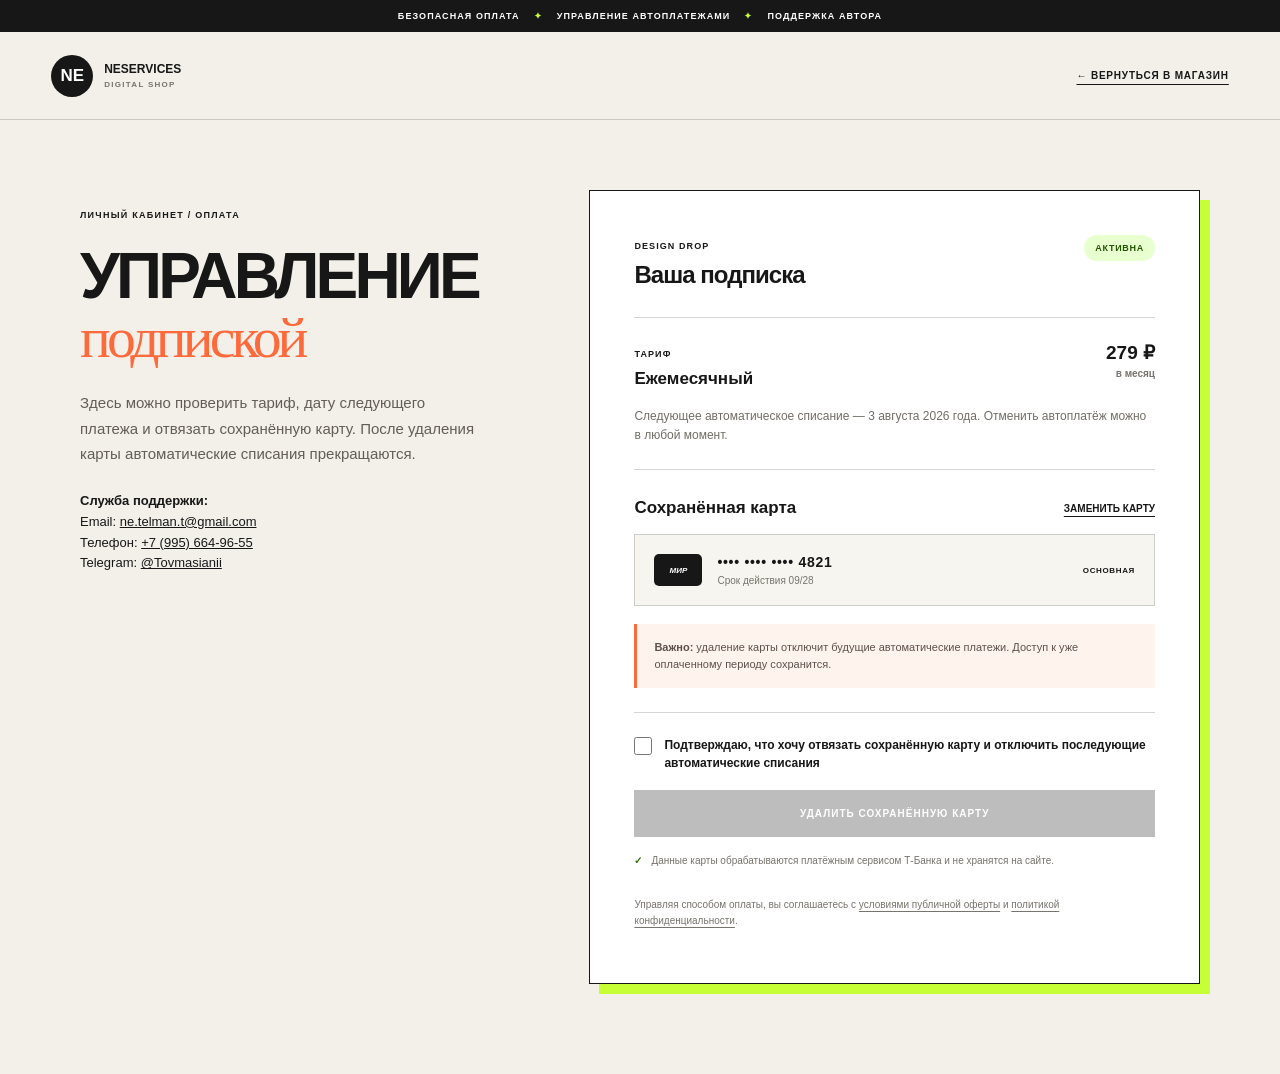
<file: subscription.html>
<!doctype html>
<html lang="ru">
  <head>
    <meta charset="UTF-8" />
    <meta name="viewport" content="width=device-width, initial-scale=1" />
    <link rel="icon" type="image/svg+xml" href="favicon.svg" />
    <meta
      name="description"
      content="Управление подпиской Design Drop и сохранённым способом оплаты."
    />
    <meta name="theme-color" content="#f2f0e9" />
    <title>Управление подпиской — neServices</title>
    <style>
      :root {
        font-family:
          -apple-system, BlinkMacSystemFont, "Segoe UI", Arial, sans-serif;
        color: #171717;
        background: #f2f0e9;
        --ink: #171717;
        --paper: #f2f0e9;
        --lime: #c7ff37;
        --orange: #ff6a3d;
        --line: rgba(23, 23, 23, 0.18);
      }
      * {
        box-sizing: border-box;
      }
      body {
        margin: 0;
        min-width: 320px;
        min-height: 100vh;
        background: var(--paper);
      }
      button,
      input {
        font: inherit;
      }
      a {
        color: inherit;
      }
      .topline {
        height: 32px;
        display: flex;
        align-items: center;
        justify-content: center;
        padding: 0 18px;
        background: var(--ink);
        color: #fff;
        font-size: 9px;
        font-weight: 800;
        letter-spacing: 0.12em;
        text-transform: uppercase;
      }
      .topline span {
        color: var(--lime);
        margin: 0 14px;
      }
      .header {
        height: 88px;
        padding: 0 clamp(20px, 4vw, 64px);
        display: flex;
        align-items: center;
        justify-content: space-between;
        border-bottom: 1px solid var(--line);
      }
      .brand {
        display: flex;
        align-items: center;
        gap: 11px;
        text-decoration: none;
        font-size: 12px;
        font-weight: 800;
        text-transform: uppercase;
      }
      .brand b {
        width: 42px;
        height: 42px;
        border-radius: 50%;
        display: grid;
        place-items: center;
        background: var(--ink);
        color: #fff;
        font:
          800 17px/1 "Arial Black",
          Arial,
          sans-serif;
      }
      .brand small {
        display: block;
        margin-top: 4px;
        color: #77736d;
        font-size: 8px;
        letter-spacing: 0.16em;
      }
      .back {
        font-size: 10px;
        font-weight: 800;
        letter-spacing: 0.08em;
        text-transform: uppercase;
        text-underline-offset: 5px;
      }
      .layout {
        width: min(1120px, calc(100% - 40px));
        margin: 0 auto;
        padding: 70px 0 90px;
        display: grid;
        grid-template-columns: 0.8fr 1.2fr;
        gap: clamp(40px, 8vw, 110px);
      }
      .intro {
        padding-top: 14px;
      }
      .eyebrow {
        font-size: 9px;
        font-weight: 800;
        letter-spacing: 0.14em;
        text-transform: uppercase;
      }
      .intro h1 {
        margin: 25px 0 24px;
        font:
          800 clamp(44px, 5vw, 74px)/0.92 "Arial Black",
          "Arial Narrow",
          Arial,
          sans-serif;
        letter-spacing: -0.06em;
        text-transform: uppercase;
      }
      .intro h1 em {
        font:
          400 0.9em/1 Georgia,
          serif;
        color: var(--orange);
        text-transform: lowercase;
      }
      .intro p {
        max-width: 430px;
        color: #625e57;
        font-size: 15px;
        line-height: 1.7;
      }
      .support {
        display: inline-flex;
        margin-top: 20px;
        font-size: 11px;
        font-weight: 800;
        text-underline-offset: 4px;
      }
      .panel {
        border: 1px solid var(--ink);
        background: #fff;
        padding: clamp(25px, 4vw, 44px);
        box-shadow: 10px 10px 0 var(--lime);
      }
      .panel-head {
        display: flex;
        align-items: flex-start;
        justify-content: space-between;
        gap: 20px;
        padding-bottom: 28px;
        border-bottom: 1px solid var(--line);
      }
      .panel-head span,
      .label {
        font-size: 9px;
        font-weight: 800;
        letter-spacing: 0.12em;
        text-transform: uppercase;
      }
      .panel-head h2 {
        margin: 8px 0 0;
        font-size: 24px;
        letter-spacing: -0.04em;
      }
      .status {
        padding: 8px 11px;
        border-radius: 999px;
        background: #e8ffd0;
        color: #245700;
        font-size: 9px;
        font-weight: 900;
        letter-spacing: 0.08em;
        text-transform: uppercase;
      }
      .plan {
        display: grid;
        grid-template-columns: 1fr auto;
        gap: 18px;
        padding: 25px 0;
        border-bottom: 1px solid var(--line);
      }
      .plan strong {
        display: block;
        margin-top: 8px;
        font-size: 17px;
      }
      .plan p {
        grid-column: 1/-1;
        margin: 0;
        color: #716d66;
        font-size: 12px;
        line-height: 1.55;
      }
      .price {
        text-align: right;
        font:
          800 19px/1 "Arial Black",
          Arial,
          sans-serif;
      }
      .price small {
        display: block;
        margin-top: 7px;
        color: #77736d;
        font:
          600 10px/1 Arial,
          sans-serif;
      }
      .payment {
        padding-top: 28px;
      }
      .payment-title {
        display: flex;
        align-items: center;
        justify-content: space-between;
        gap: 16px;
        margin-bottom: 16px;
      }
      .payment-title strong {
        font-size: 17px;
      }
      .payment-title span {
        color: #6d6962;
        font-size: 11px;
      }
      .payment-title a {
        color: #171717;
        font-size: 10px;
        font-weight: 900;
        text-underline-offset: 4px;
        text-transform: uppercase;
      }
      .card {
        display: flex;
        align-items: center;
        gap: 15px;
        padding: 19px;
        border: 1px solid var(--line);
        background: #f7f5ef;
      }
      .card-mark {
        width: 48px;
        height: 32px;
        border-radius: 5px;
        display: grid;
        place-items: center;
        background: var(--ink);
        color: #fff;
        font-size: 8px;
        font-weight: 900;
        font-style: italic;
      }
      .card-data {
        flex: 1;
      }
      .card-data strong {
        display: block;
        font-size: 14px;
        letter-spacing: 0.05em;
      }
      .card-data small {
        display: block;
        margin-top: 5px;
        color: #77736d;
        font-size: 10px;
      }
      .card-badge {
        font-size: 8px;
        font-weight: 900;
        letter-spacing: 0.08em;
        text-transform: uppercase;
      }
      .notice {
        margin: 18px 0 0;
        padding: 15px 17px;
        border-left: 3px solid var(--orange);
        background: #fff3ed;
        color: #5e514b;
        font-size: 11px;
        line-height: 1.55;
      }
      .remove-box {
        margin-top: 24px;
        padding-top: 24px;
        border-top: 1px solid var(--line);
      }
      .confirm {
        display: flex;
        align-items: flex-start;
        gap: 12px;
        cursor: pointer;
        font-size: 12px;
        font-weight: 700;
        line-height: 1.45;
      }
      .confirm input {
        width: 18px;
        height: 18px;
        margin: 0;
        flex: 0 0 auto;
        accent-color: var(--ink);
      }
      .remove-button {
        width: 100%;
        margin-top: 18px;
        padding: 17px 20px;
        border: 1px solid var(--ink);
        background: var(--ink);
        color: #fff;
        font-size: 10px;
        font-weight: 900;
        letter-spacing: 0.1em;
        text-transform: uppercase;
      }
      .remove-button:disabled {
        cursor: not-allowed;
        opacity: 0.28;
      }
      .remove-button:not(:disabled):hover {
        background: #c83222;
        border-color: #c83222;
      }
      .security {
        display: flex;
        gap: 9px;
        margin: 17px 0 0;
        color: #77736d;
        font-size: 10px;
        line-height: 1.45;
      }
      .security b {
        color: #2a6d00;
      }
      .success {
        display: none;
        padding: 34px 0 10px;
        text-align: center;
      }
      .success.is-visible {
        display: block;
      }
      .success-icon {
        width: 68px;
        height: 68px;
        margin: 0 auto 22px;
        border-radius: 50%;
        display: grid;
        place-items: center;
        background: var(--lime);
        font-size: 29px;
        font-weight: 900;
      }
      .success h2 {
        margin: 0 0 13px;
        font:
          800 28px/1.05 "Arial Black",
          Arial,
          sans-serif;
        text-transform: uppercase;
      }
      .success p {
        margin: 0 auto 22px;
        max-width: 440px;
        color: #68645e;
        font-size: 13px;
        line-height: 1.6;
      }
      .success-back {
        display: inline-block;
        color: inherit;
        text-decoration: underline;
        text-underline-offset: 4px;
        font-size: 10px;
        font-weight: 900;
        text-transform: uppercase;
      }
      .success-primary {
        display: block;
        max-width: 330px;
        margin: 0 auto 17px;
        padding: 16px 18px;
        background: var(--ink);
        color: #fff;
        text-decoration: none;
        font-size: 10px;
        font-weight: 900;
        letter-spacing: 0.08em;
        text-transform: uppercase;
      }
      .is-hidden {
        display: none;
      }
      .legal {
        margin-top: 28px;
        color: #77736d;
        font-size: 10px;
        line-height: 1.6;
      }
      .legal a {
        text-underline-offset: 3px;
      }
      @media (max-width: 800px) {
        .layout {
          grid-template-columns: 1fr;
          padding-top: 45px;
        }
        .intro {
          padding: 0;
        }
        .intro h1 {
          font-size: 48px;
        }
        .header {
          height: 74px;
        }
        .back {
          font-size: 9px;
        }
        .panel {
          box-shadow: 6px 6px 0 var(--lime);
        }
      }
      @media (max-width: 480px) {
        .topline {
          font-size: 7px;
        }
        .topline span {
          margin: 0 7px;
        }
        .brand span {
          display: none;
        }
        .layout {
          width: min(100% - 28px, 1120px);
          padding-bottom: 60px;
        }
        .panel {
          padding: 22px;
        }
        .payment-title {
          align-items: flex-start;
          flex-direction: column;
        }
        .card {
          align-items: flex-start;
          flex-wrap: wrap;
        }
        .card-data {
          min-width: 150px;
        }
        .card-badge {
          margin-left: 63px;
        }
      }
    </style>
  </head>
  <body>
    <div class="topline">
      Безопасная оплата <span>✦</span> Управление автоплатежами
      <span>✦</span> Поддержка автора
    </div>
    <header class="header">
      <a class="brand" href="./"
        ><b>ne</b><span>neServices<small>digital shop</small></span></a
      >
      <a class="back" href="./">← Вернуться в магазин</a>
    </header>
    <main class="layout">
      <section class="intro">
        <span class="eyebrow">Личный кабинет / Оплата</span>
        <h1>Управление<br /><em>подпиской</em></h1>
        <p>
          Здесь можно проверить тариф, дату следующего платежа и отвязать
          сохранённую карту. После удаления карты автоматические списания
          прекращаются.
        </p>
        <div class="support-info" style="margin-top: 24px; font-size: 13px; color: var(--muted); line-height: 1.6;">
          <strong>Служба поддержки:</strong><br />
          Email: <a href="mailto:ne.telman.t@gmail.com">ne.telman.t@gmail.com</a><br />
          Телефон: <a href="tel:+79956649655">+7 (995) 664-96-55</a><br />
          Telegram: <a href="https://t.me/Tovmasianii">@Tovmasianii</a>
        </div>
      </section>
      <section class="panel" aria-labelledby="account-title">
        <div id="active-state">
          <div class="panel-head">
            <div>
              <span>Design Drop</span>
              <h2 id="account-title">Ваша подписка</h2>
            </div>
            <b class="status">Активна</b>
          </div>
          <div class="plan">
            <div>
              <span class="label">Тариф</span><strong>Ежемесячный</strong>
            </div>
            <div class="price">279 ₽<small>в месяц</small></div>
            <p>
              Следующее автоматическое списание — 3 августа 2026 года. Отменить
              автоплатёж можно в любой момент.
            </p>
          </div>
          <div class="payment">
            <div class="payment-title">
              <strong>Сохранённая карта</strong
              ><a href="checkout.html?mode=bind">Заменить карту</a>
            </div>
            <div class="card">
              <div class="card-mark">МИР</div>
              <div class="card-data">
                <strong>•••• •••• •••• <span id="card-last4">4821</span></strong
                ><small
                  >Срок действия <span id="card-expiry">09/28</span></small
                >
              </div>
              <b class="card-badge">Основная</b>
            </div>
            <p class="notice">
              <strong>Важно:</strong> удаление карты отключит будущие
              автоматические платежи. Доступ к уже оплаченному периоду
              сохранится.
            </p>
            <div class="remove-box">
              <label class="confirm"
                ><input id="remove-confirm" type="checkbox" /><span
                  >Подтверждаю, что хочу отвязать сохранённую карту и отключить
                  последующие автоматические списания</span
                ></label
              >
              <button
                class="remove-button"
                id="remove-card"
                type="button"
                disabled
              >
                Удалить сохранённую карту
              </button>
              <p class="security">
                <b>✓</b
                ><span
                  >Данные карты обрабатываются платёжным сервисом Т‑Банка и не
                  хранятся на сайте.</span
                >
              </p>
            </div>
          </div>
        </div>
        <div
          class="success"
          id="success-state"
          role="status"
          aria-live="polite"
        >
          <div class="success-icon">✓</div>
          <h2>Карта удалена</h2>
          <p>
            Сохранённая карта •••• <span id="removed-card-last4">4821</span>
            отвязана. Будущие автоматические списания по подписке Design Drop
            отключены.
          </p>
          <a class="success-primary" href="checkout.html?mode=bind"
            >Привязать новую карту</a
          >
          <a class="success-back" href="./">Вернуться в магазин</a>
        </div>
        <p class="legal">
          Управляя способом оплаты, вы соглашаетесь с
          <a href="offer.html">условиями публичной оферты</a> и
          <a href="privacy.html">политикой конфиденциальности</a>.
        </p>
      </section>
    </main>
    <script>
      const checkbox = document.querySelector("#remove-confirm");
      const removeButton = document.querySelector("#remove-card");
      const activeState = document.querySelector("#active-state");
      const successState = document.querySelector("#success-state");
      const last4 =
        localStorage.getItem("neservices-card-last4") ||
        localStorage.getItem("tovmasiani-card-last4") ||
        "4821";
      const expiry =
        localStorage.getItem("neservices-card-expiry") ||
        localStorage.getItem("tovmasiani-card-expiry") ||
        "09/28";
      document.querySelector("#card-last4").textContent = last4;
      document.querySelector("#card-expiry").textContent = expiry;
      document.querySelector("#removed-card-last4").textContent = last4;
      const showRemovedState = () => {
        activeState.classList.add("is-hidden");
        successState.classList.add("is-visible");
      };
      if (
        localStorage.getItem("neservices-card-removed") === "1" ||
        localStorage.getItem("tovmasiani-card-removed") === "1"
      ) {
        showRemovedState();
      }
      checkbox.addEventListener("change", () => {
        removeButton.disabled = !checkbox.checked;
      });
      removeButton.addEventListener("click", () => {
        localStorage.setItem("neservices-card-removed", "1");
        localStorage.removeItem("neservices-card-last4");
        localStorage.removeItem("neservices-card-expiry");
        localStorage.removeItem("tovmasiani-card-last4");
        localStorage.removeItem("tovmasiani-card-expiry");
        showRemovedState();
      });
    </script>
  </body>
</html>
</file>
